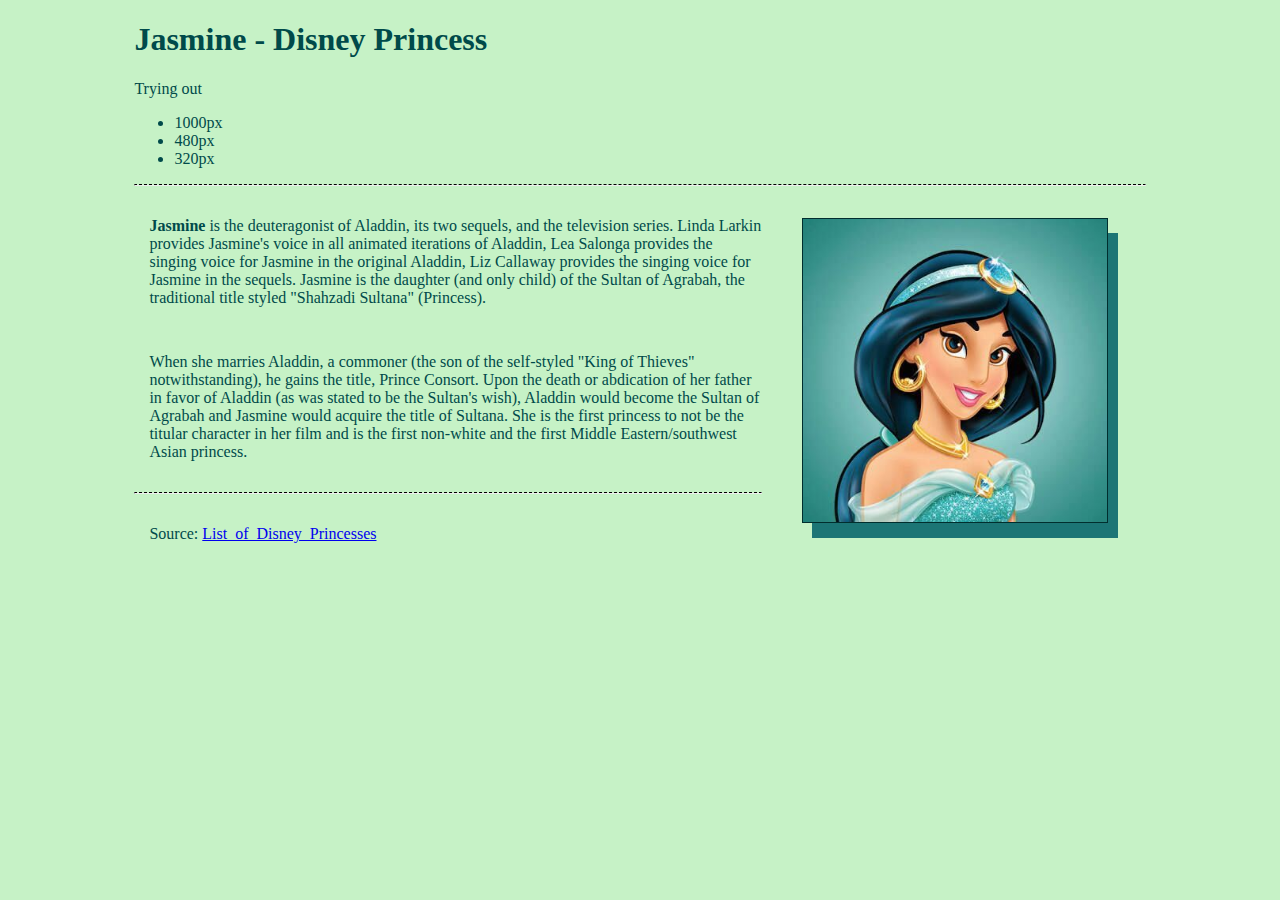
<file: media_query_tryouts/index.html>
<!DOCTYPE html>
<html lang="en">
  <head>
    <meta charset="utf-8" />
    <meta
      name="viewport"
      content="width=device-width, initial-scale=1, maximum-scale=1.0" />
    <title>Media Query</title>
    <link rel="stylesheet" type="text/css" href="style.css" />
  </head>
  <body>
    <div class="container">
      <header>
        <h1>Jasmine - Disney Princess</h1>
        <p1>Trying out</p1>
        <ul>
          <li>1000px</li>
          <li>480px</li>
          <li>320px</li>
        </ul>
      </header>

      <hr />

      <section>
        <figure>
          <img src="jasmine.jpg" alt="Jasmine" />
        </figure>

        <p>
          <strong> Jasmine </strong> is the deuteragonist of Aladdin, its two
          sequels, and the television series. Linda Larkin provides Jasmine's
          voice in all animated iterations of Aladdin, Lea Salonga provides the
          singing voice for Jasmine in the original Aladdin, Liz Callaway
          provides the singing voice for Jasmine in the sequels. Jasmine is the
          daughter (and only child) of the Sultan of Agrabah, the traditional
          title styled "Shahzadi Sultana" (Princess).
        </p>

        <p>
          When she marries Aladdin, a commoner (the son of the self-styled "King
          of Thieves" notwithstanding), he gains the title, Prince Consort. Upon
          the death or abdication of her father in favor of Aladdin (as was
          stated to be the Sultan's wish), Aladdin would become the Sultan of
          Agrabah and Jasmine would acquire the title of Sultana. She is the
          first princess to not be the titular character in her film and is the
          first non-white and the first Middle Eastern/southwest Asian princess.
        </p>
      </section>

      <hr />

      <footer>
        <p>
          Source:
          <a
            href="https://disneyprincess.fandom.com/wiki/List_of_Disney_Princesses">
            List_of_Disney_Princesses
          </a>
        </p>
      </footer>
    </div>
  </body>
</html>
</file>
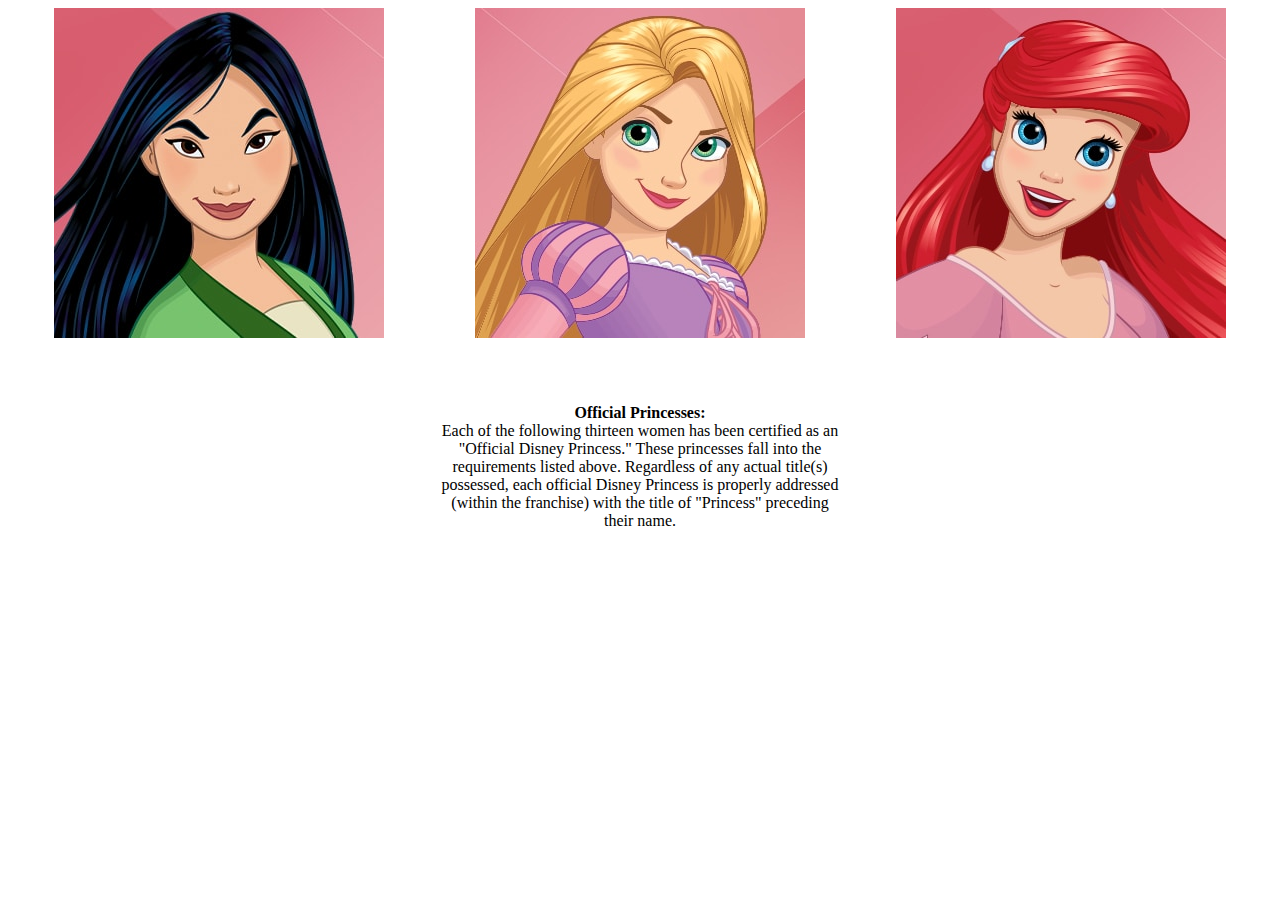
<file: layout_tests/flexbox/layout_tests.html>
<!DOCTYPE html>
<html>
  <head>
    <link rel="stylesheet" href="layout_tests.css" />
  </head>
  <body>
    <div class="box">
      <img class="pic1" src="pic1.jpeg" alt="Disney Princess 1" />
      <img class="pic2" src="pic2.jpeg" alt="Disney Princess 2" />
      <img class="pic3" src="pic3.jpeg" alt="Disney Princess 3" />
    </div>
    <p>
      <strong> Official Princesses: </strong> <br />
      Each of the following thirteen women has been certified as an "Official
      Disney Princess." These princesses fall into the requirements listed
      above. Regardless of any actual title(s) possessed, each official Disney
      Princess is properly addressed (within the franchise) with the title of
      "Princess" preceding their name.
    </p>
  </body>
</html>
</file>
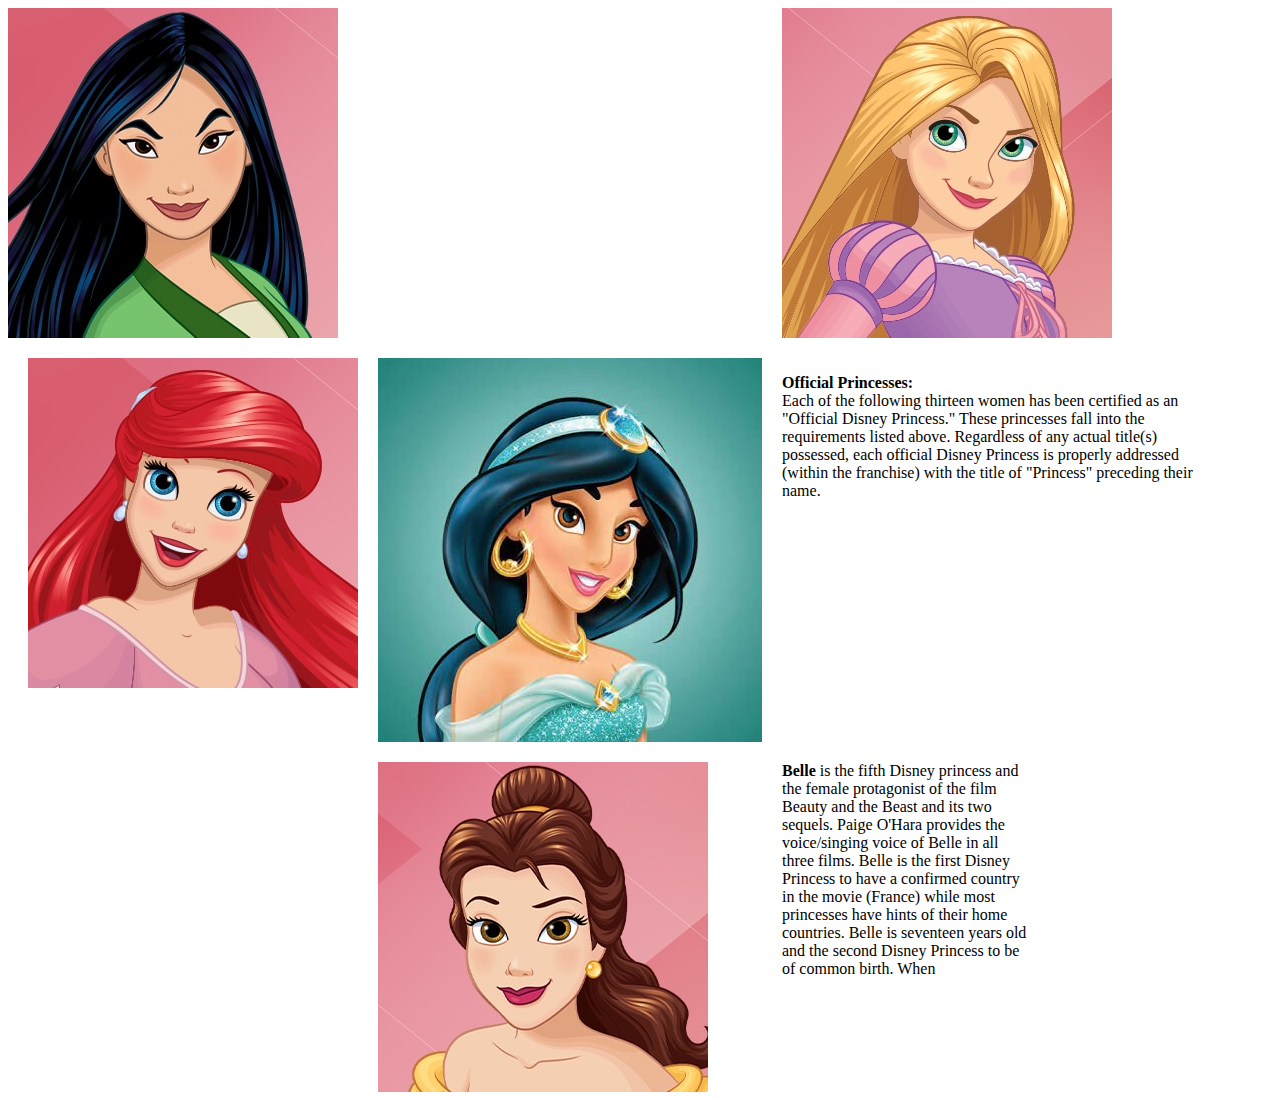
<file: layout_tests/grid/layout_tests.html>
<!DOCTYPE html>
<html>
  <head>
    <link rel="stylesheet" href="layout_tests.css" />
  </head>
  <body>
    <div class="wrapper">
      <img class="pic1" src="pic1.jpeg" alt="Disney Princess 1" />
      <img class="pic2" src="pic2.jpeg" alt="Disney Princess 2" />
      <img class="pic3" src="pic3.jpeg" alt="Disney Princess 3" />
      <img class="pic4" src="pic4.jpg" alt="Disney Princess 4" />
      <img class="pic5" src="pic5.jpeg" alt="Disney Princess 5" />
      <p>
        <strong> Official Princesses: </strong> <br />
        Each of the following thirteen women has been certified as an "Official
        Disney Princess." These princesses fall into the requirements listed
        above. Regardless of any actual title(s) possessed, each official Disney
        Princess is properly addressed (within the franchise) with the title of
        "Princess" preceding their name.
      </p>
      <p1>
        <strong> Belle </strong> is the fifth Disney princess and the female
        protagonist of the film Beauty and the Beast and its two sequels. Paige
        O'Hara provides the voice/singing voice of Belle in all three films.
        Belle is the first Disney Princess to have a confirmed country in the
        movie (France) while most princesses have hints of their home countries.
        Belle is seventeen years old and the second Disney Princess to be of
        common birth. When
      </p1>
    </div>
  </body>
</html>
</file>
<file: media_query_tryouts/style.css>
body {
  background-color: rgb(198, 242, 198);
  color: rgb(0, 74, 74);
  font-family: cursive;
}

.container {
  width: 80%;
  margin-left: auto;
  margin-right: auto;
}

img {
  max-width: 100%;
  border: 1px solid rgb(1, 46, 46);
  box-shadow: 10px 15px rgb(28, 117, 117);
}

figure {
  width: 30%;
  float: right;
}

p {
  padding: 15px;
}

hr {
  border-top: 1px dashed black;
}

@media screen and (max-width: 1000px) {
  body {
    background-color: rgb(249, 218, 222);
    color: rgb(245, 78, 106);
  }
  hr {
    border-top: 1px dashed rgb(96, 2, 18);
  }
}

@media only screen and (max-width: 480px) {
  body {
    background-color: rgb(82, 193, 187);
    color: rgb(22, 117, 112);
  }
  hr {
    border-top: 1px dashed rgb(4, 66, 63);
  }
}

@media only screen and (max-width: 320px) {
  body {
    background-color: rgb(242, 193, 174);
    color: rgb(238, 39, 39);
  }
  hr {
    border-top: 1px dashed rgb(123, 47, 3);
  }
}
</file>
<file: layout_tests/flexbox/layout_tests.css>
.box {
  display: flex;
  justify-content: space-around;
}

p {
  text-align: center;
  padding: 50px;
  margin-left: 30%;
  margin-right: 30%;
}
</file>
<file: layout_tests/grid/layout_tests.css>
.wrapper {
  display: grid;
  grid-template-columns: repeat(50px, 50px);
  gap: 20px;
  grid-auto-rows: minmax(100px, auto);
}
.pic1 {
  grid-column: 1 / 3;
  grid-row: 1;
}
.pic2 {
  grid-column: 4 / 5;
  grid-row: 1 / 3;
}
.pic3 {
  grid-column: 2;
  grid-row: 2 / 3;
}
.pic4 {
  grid-column: 3;
  grid-row: 2 / 3;
}
.pic5 {
  grid-column: 3;
  grid-row: 3;
}

p {
  grid-column: 4;
  grid-row: 2;
  margin-left: auto;
  margin-right: 10%;
}

p1 {
  grid-column: 4;
  grid-row: 3;
  margin-left: auto;
  margin-right: 50%;
}
</file>
